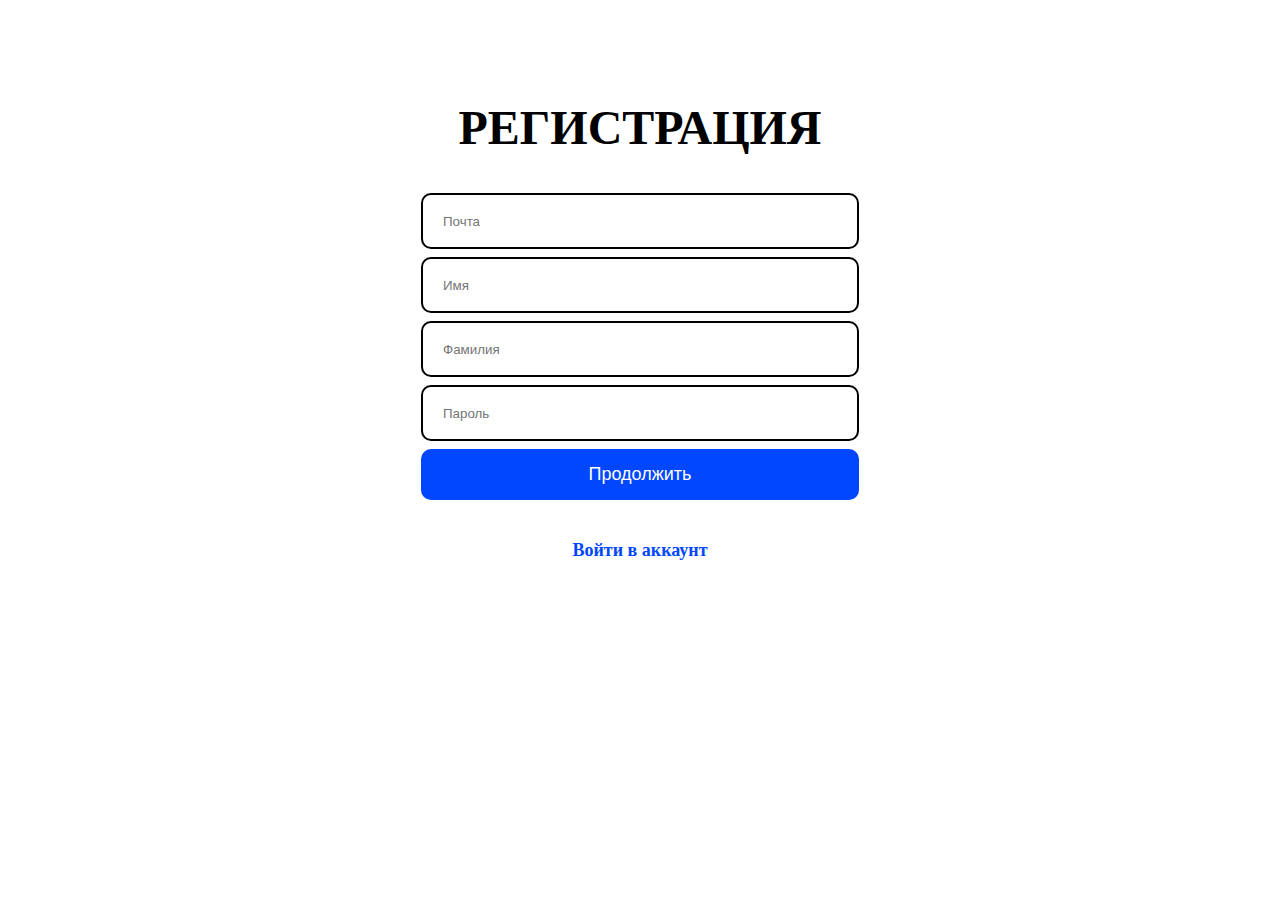
<file: lesson 11/index.html>
<!DOCTYPE html>
<html lang="en">

<head>
   <meta charset="UTF-8">
   <meta http-equiv="X-UA-Compatible" content="IE=edge">
   <meta name="viewport" content="width=device-width, initial-scale=1.0">
   <link rel="stylesheet" href="./css/style.css">
   <title>Document</title>
</head>

<body id="register">
   
   <div class="wrapper">
      <h1 class="register">РЕГИСТРАЦИЯ</h1>
         <form>
            <input type="text" id="inp" placeholder="Почта" class="inp" name="mail">
            <input type="text" id="inp" placeholder="Имя" class="inp name" name="name">
            <input type="text" id="inp" placeholder="Фамилия" class="inp" name="surname">
            <input type="text" id="inp" placeholder="Пароль" class="inp" name="password">
            <button class="btn">Продолжить</button>
            <a href="./index2.html">Войти в аккаунт</a>
         </form>
   </div>

   <script type="module" src="./js/script.js"></script>
</body>

</html>
</file>
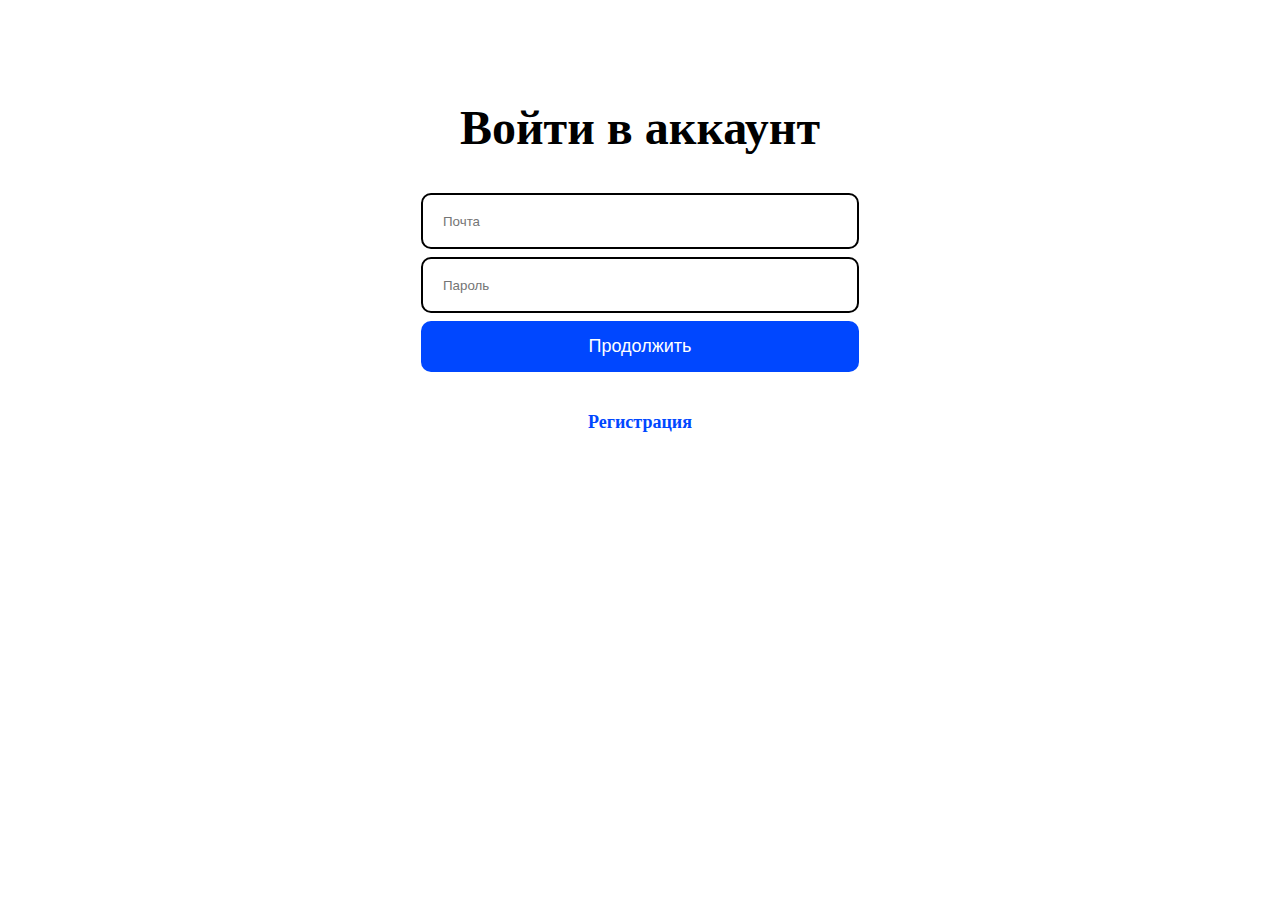
<file: lesson 11/index2.html>
<!DOCTYPE html>
<html lang="en">

<head>
   <meta charset="UTF-8">
   <meta http-equiv="X-UA-Compatible" content="IE=edge">
   <meta name="viewport" content="width=device-width, initial-scale=1.0">
   <link rel="stylesheet" href="./css/style2.css">
   <title>Document</title>
</head>

<body id="sign">

   <div class="wrapper">
      <h1 class="register">Войти в аккаунт</h1>
         <form name="form">
            <input type="text" placeholder="Почта" class="inp mail">
            <input type="text" placeholder="Пароль" class="inp password">
            <button class="btn proceed">Продолжить</button>
            
            <a href="./index.html">Регистрация</a>
         </form>
   </div>

   <script type="module" src="./js/script.js"></script>
</body>

</html>
</file>
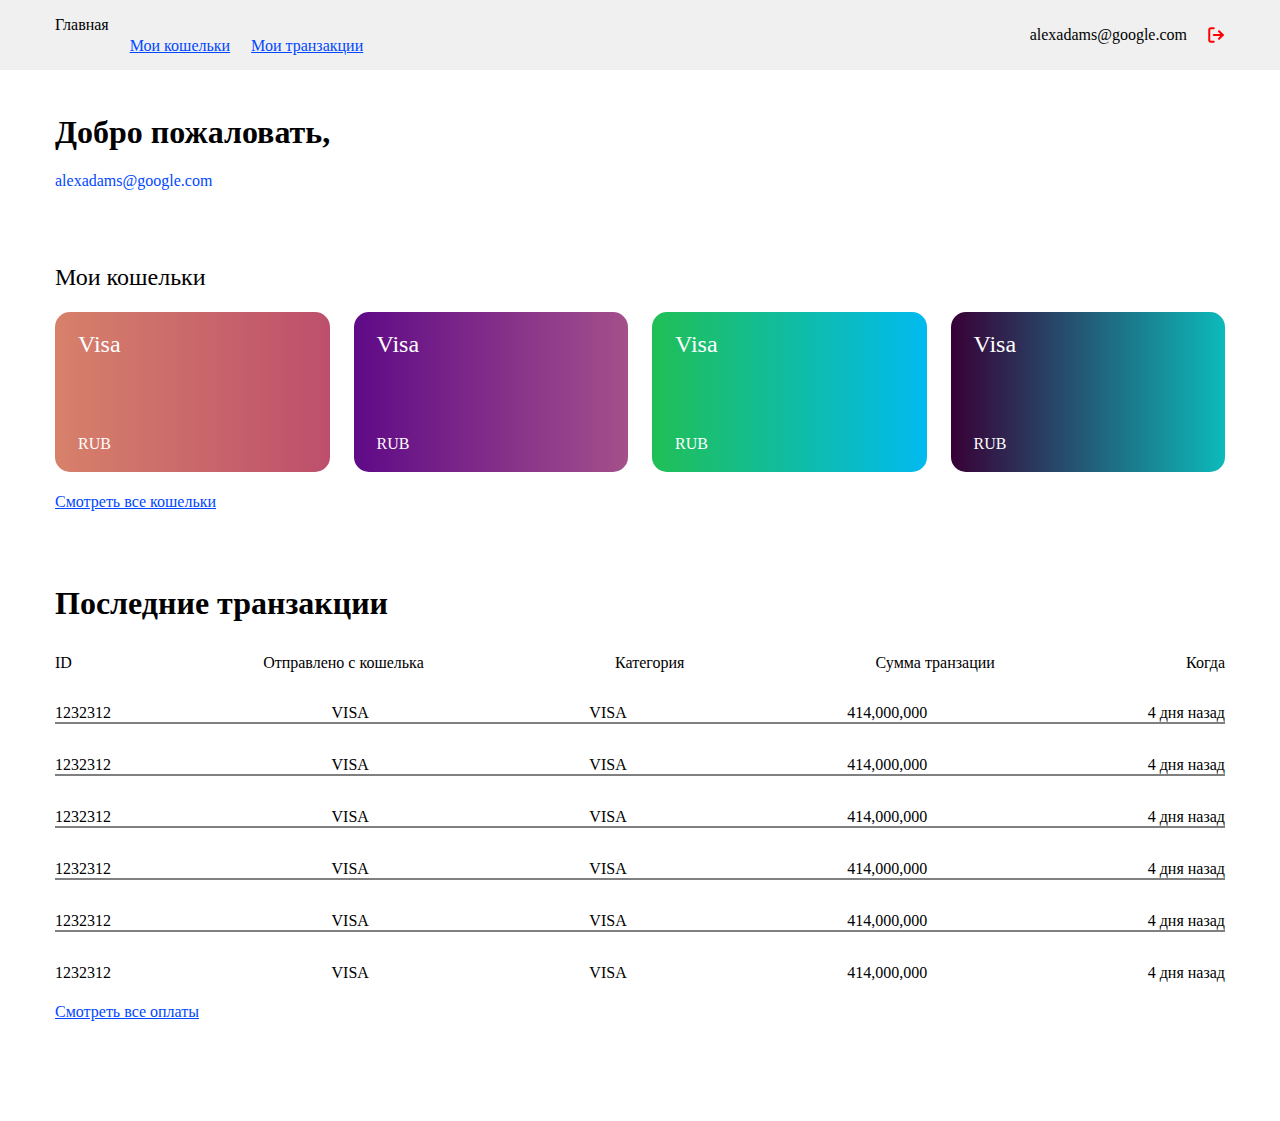
<file: lesson 11/index3.html>
<!DOCTYPE html>
<html lang="en">

<head>
   <meta charset="UTF-8">
   <meta http-equiv="X-UA-Compatible" content="IE=edge">
   <meta name="viewport" content="width=device-width, initial-scale=1.0">
   <link rel="stylesheet" href="./css/style3.css">
   <title>Document</title>
</head>

<body id="home">

   <div class="wrapper">
      <header>
         <div class="header__container">
            <nav>
               <ul>
                  <li>Главная</li>
                  <li><a href="./index4.html">Мои кошельки</a></li>
                  <li><a href="./index5.html">Мои транзакции</a></li>
               </ul>
            </nav>
            <div class="email">
               <span>alexadams@google.com</span>
               <img  class="exit" src="./img/log-out (1) 1.svg">
            </div>
         </div>
      </header>

      <main>
         <div class="main__container">

            <div class="user">
               <h1>Добро пожаловать, <span class="user1"></span></h1>
               <a href="#">alexadams@google.com</a>
            </div>

            <div class="wallets">
               <span>Мои кошельки</span>

               <div class="block_cards">
                  <div class="card">
                     <p class="visa">Visa</p>
                     <p>RUB</p>
                  </div>
                  <div class="card card1">
                     <p class="visa">Visa</p>
                     <p>RUB</p>
                  </div>
                  <div class="card card2">
                     <p class="visa">Visa</p>
                     <p>RUB</p>
                  </div>
                  <div class="card card3">
                     <p class="visa">Visa</p>
                     <p>RUB</p>
                  </div>
               </div>

               <a href="#">Смотреть все кошельки</a>
            </div>

            <div class="latest_transactions">
               <h1>Последние транзакции</h1>

               <div class="transactions">
                  <div class="info">
                     <p class="id">ID</p>
                     <p class="wallet">Отправлено с кошелька</p>
                     <p class="Category">Категория</p>
                     <p class="sum">Сумма транзации</p>
                     <p class="when">Когда</p>
                  </div>
                  <div class="info">
                     <p class="id">1232312</p>
                     <p class="wallet">VISA</p>
                     <p class="Category">VISA</p>
                     <p class="sum">414,000,000</p>
                     <p class="when">4 дня назад</p>
                  </div>
                  <hr>
                  <div class="info">
                     <p class="id">1232312</p>
                     <p class="wallet">VISA</p>
                     <p class="Category">VISA</p>
                     <p class="sum">414,000,000</p>
                     <p class="when">4 дня назад</p>
                  </div>
                  <hr>
                  <div class="info">
                     <p class="id">1232312</p>
                     <p class="wallet">VISA</p>
                     <p class="Category">VISA</p>
                     <p class="sum">414,000,000</p>
                     <p class="when">4 дня назад</p>
                  </div>
                  <hr>
                  <div class="info">
                     <p class="id">1232312</p>
                     <p class="wallet">VISA</p>
                     <p class="Category">VISA</p>
                     <p class="sum">414,000,000</p>
                     <p class="when">4 дня назад</p>
                  </div>
                  <hr>
                  <div class="info">
                     <p class="id">1232312</p>
                     <p class="wallet">VISA</p>
                     <p class="Category">VISA</p>
                     <p class="sum">414,000,000</p>
                     <p class="when">4 дня назад</p>
                  </div>
                  <hr>
                  <div class="info">
                     <p class="id">1232312</p>
                     <p class="wallet">VISA</p>
                     <p class="Category">VISA</p>
                     <p class="sum">414,000,000</p>
                     <p class="when">4 дня назад</p>
                  </div>

               </div>
               <a href="#">Смотреть все оплаты</a>
            </div>
         </div>
      </main>
   </div>

   <script type="module" src="./js/script.js"></script>
</body>

</html>
</file>
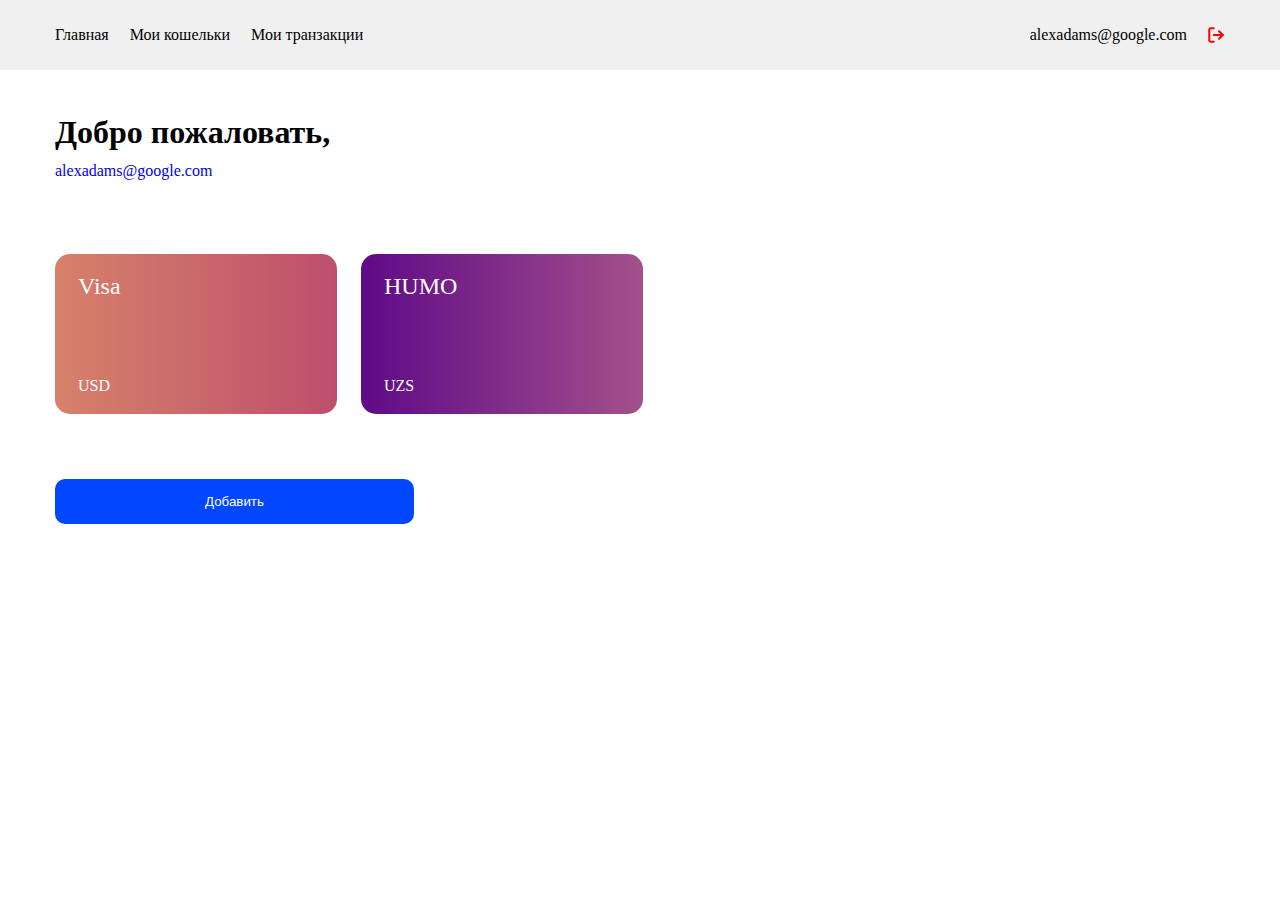
<file: lesson 11/index4.html>
<!DOCTYPE html>
<html lang="en">

<head>
   <meta charset="UTF-8">
   <meta http-equiv="X-UA-Compatible" content="IE=edge">
   <meta name="viewport" content="width=device-width, initial-scale=1.0">
   <link rel="stylesheet" href="./css/style4.css">
   <title>Document</title>
</head>

<body id="html4">

   <div class="wrapper">
      <header>
         <div class="header__container">
            <nav>
               <ul>
                  <li><a href="./index3.html">Главная</a></li>
                  <li><a href="./index4.html">Мои кошельки</a></li>
                  <li><a href="./index5.html">Мои транзакции</a></li>
               </ul>
            </nav>
            <div class="email">
               <span>alexadams@google.com</span>
               <img class="exit" src="./img/log-out (1) 1.svg">
            </div>
         </div>
      </header>

      <main>
         <div class="main__container">
            <div class="user">
               <h1>Добро пожаловать, <span class="user1"></span></h1>
               <a href="#">alexadams@google.com</a>
            </div>

            <div class="block_cards">
               <div class="card">
                  <p class="visa">Visa</p>
                  <p>RUB</p>
               </div>
            </div>

            <button class="btn">Добавить</button>
         </div>
      </main>
   </div>
   <div class="modal_bg">
      <form name="form">
         <input name="company" type="text" placeholder="Компания">
         <input name="currency" type="text" placeholder="Валюта">
         <input name="price" type="number" placeholder="Сумма">
         <button class="enter">Добавить</button>
      </form>
   </div>

   <script type="module" src="./js/script4.js"></script>
</body>

</html>
</file>
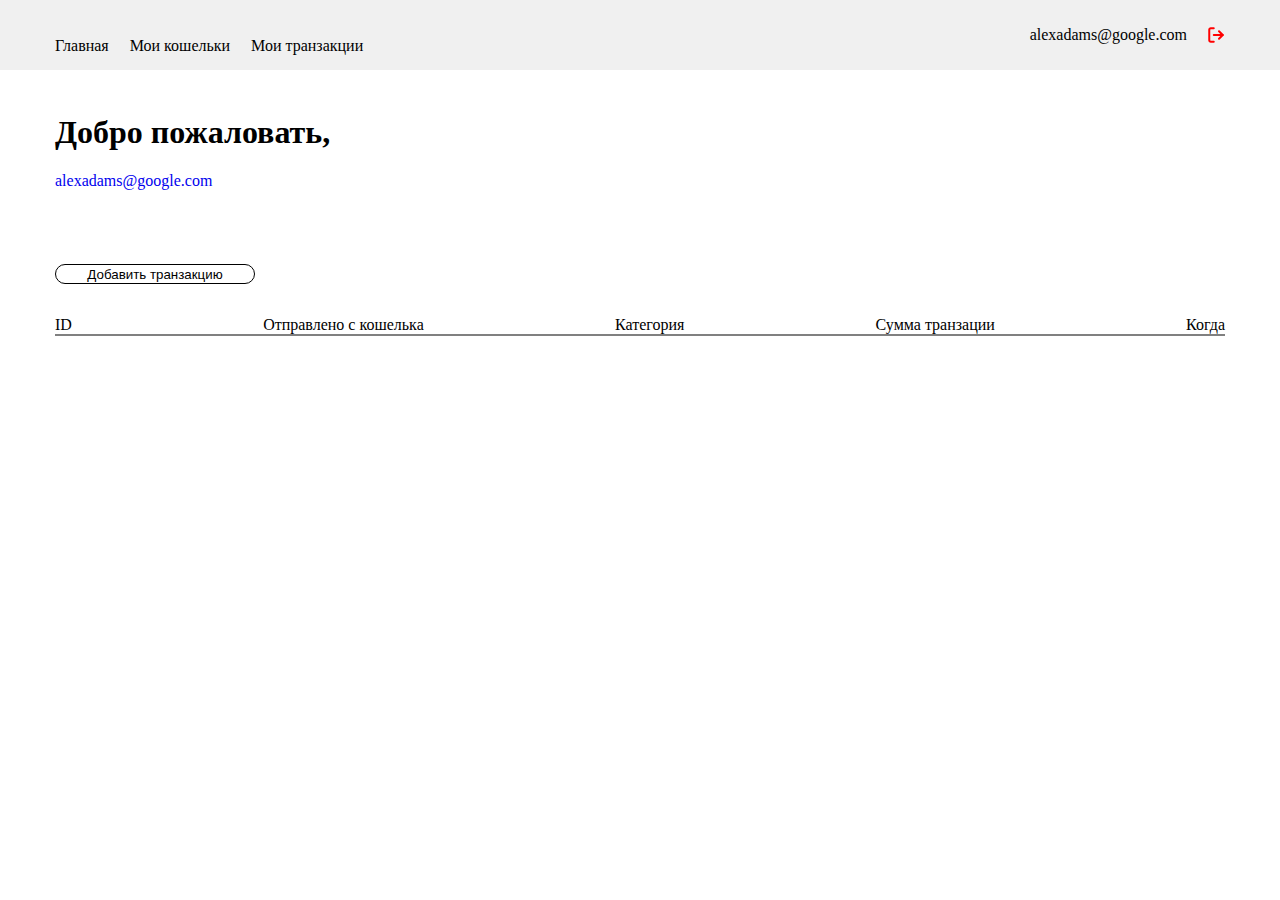
<file: lesson 11/index5.html>
<!DOCTYPE html>
<html lang="en">

<head>
   <meta charset="UTF-8">
   <meta http-equiv="X-UA-Compatible" content="IE=edge">
   <meta name="viewport" content="width=device-width, initial-scale=1.0">
   <link rel="stylesheet" href="./css/style5.css">
   <title>Document</title>
</head>

<body>

   <div class="wrapper">
      <header>
         <div class="header__container">
            <nav>
               <ul>
                  <li><a href="./index3.html">Главная</a></li>
                  <li><a href="./index4.html">Мои кошельки</a></li>
                  <li><a href="./index5.html">Мои транзакции</a></li>
               </ul>
            </nav>
            <div class="email">
               <span>alexadams@google.com</span>
               <img class="exit" src="./img/log-out (1) 1.svg">
            </div>
         </div>
      </header>

      <main>
         <div class="main__container">
            <div class="user">
               <h1>Добро пожаловать, <span class="user1"></span></h1>
               <a href="#">alexadams@google.com</a>
            </div>
            <button class="add_transic">Добавить транзакцию</button>
            <div class="transactions">
               <div class="about">
                  <p>ID</p>
                  <p>Отправлено с кошелька</p>
                  <p>Категория</p>
                  <p>Сумма транзации</p>
                  <p>Когда</p>
               </div>
               <!--<div class="info">
                  <p class="id">1232312</p>
                  <p class="wallet">VISA</p>
                  <p class="Category">Еда</p>
                  <p class="sum">414,000,000</p>
                  <p class="when">4 дня назад</p>
               </div>
               <hr>
               <div class="info">
                  <p class="id">1232312</p>
                  <p class="wallet">VISA</p>
                  <p class="Category">Машина</p>
                  <p class="sum">414,000,000</p>
                  <p class="when">4 дня назад</p> -->
               </div>
               <hr>
            </div>
            <div class="pololo">
               
            </div>
         </div>

         </div>
      </main>
   <div class="modal_bg">
      <form name="form">
         <input name="koshel" class="koshel" type="text" placeholder="Имя кошелька">
         <input name="for" class="for" type="text" placeholder="Для каких цедей?">
         <input name="price" class="price" type="number" placeholder="Сумма">
         <button class="enter">Оплатить</button>
      </form>
   </div>

      
      <script type="module" src="./js/script5.js"></script>

</body>

</html>
</file>
<file: lesson 11/css/style.css>
* {
   margin: 0;
   padding: 0;
   box-sizing: border-box;
}

ul,
ol,
li {
   list-style: none;
}

/* ================================================= */

.wrapper {
   width: fit-content;
   height: fit-content;
   margin: 100px auto;
}

.register {
   font-size: 48px;
   font-weight: bold;
   text-align: center;
   margin-bottom: 38px;
}

form {
   display: flex;
   flex-direction: column;
   gap: 8px;
}

.inp {
   width: 438px;
   height: 56px;
   border-radius: 10px;
   padding: 10px 20px;
   border: 2px solid black;
   outline: none;
}

.btn {
   border: none;
   border-radius: 10px;
   background-color: #0047FF;
   padding: 15px 20px;
   cursor: pointer;
   color: white;
   font-size: 18px;
   margin-bottom: 32px;
}

a {
   color: #0047FF;
   font-size: 18px;
   font-weight: bold;
   text-decoration: none;
   text-align: center;
}
</file>
<file: lesson 11/css/style2.css>
* {
   margin: 0;
   padding: 0;
   box-sizing: border-box;
}

ul,
ol,
li {
   list-style: none;
}

/* ================================================= */

.wrapper {
   width: fit-content;
   height: fit-content;
   margin: 100px auto;
}

.register {
   font-size: 48px;
   font-weight: bold;
   text-align: center;
   margin-bottom: 38px;
}

form {
   display: flex;
   flex-direction: column;
   gap: 8px;
}

.inp {
   width: 438px;
   height: 56px;
   border-radius: 10px;
   padding: 10px 20px;
   border: 2px solid black;
   outline: none;
}

.btn {
   border: none;
   border-radius: 10px;
   background-color: #0047FF;
   padding: 15px 20px;
   cursor: pointer;
   color: white;
   font-size: 18px;
   margin-bottom: 32px;
}

a {
   color: #0047FF;
   font-size: 18px;
   font-weight: bold;
   text-decoration: none;
   text-align: center;
}
</file>
<file: lesson 11/css/style3.css>
* {
   margin: 0;
   padding: 0;
   box-sizing: border-box;
}

ul,
ol,
li {
   list-style: none;
}

a {
   color: #0047FF;
}

body {
   padding-bottom: 100px;
}

/* =================================================== */

[class*="__container"] {
   max-width: 1200px;
   margin: 0 auto;
   padding: 0 15px;
}

/* =================================================== */

.wrapper {
   margin: 0 auto;
}

header {
   width: 100%;
   background-color: #F0F0F0;
}

.header__container {
   display: flex;
   height: 70px;
   align-items: center;
   justify-content: space-between;
}

ul {
   display: flex;
   gap: 21px;
}

.exit {
   cursor: pointer;
}

.email {
   display: flex;
   gap: 20px;
}

.email span img {
   display: block;
}

.user {
   margin-top: 44px;
}

.user a {
   display: block;
   margin-top: 11px;
   text-decoration: none;
   margin-bottom: 74px;
}

.wallets span {
   display: block;
   margin-bottom: 21px;
   font-size: 24px;
}

.block_cards {
   margin-bottom: 21px;
   display: flex;
   gap: 24px;
}

.card {
   width: 282px;
   height: 160px;
   padding: 19px 23px;
   display: flex;
   flex-direction: column;
   justify-content: space-between;
   border-radius: 15px;
   color: white;
   background-image: linear-gradient(to right, #D7816A, #BD4F6C);
}

.card1 {
   background-image: linear-gradient(to right, #5F0A87, #A4508B);
}

.card2 {
   background-image: linear-gradient(to right, #20BF55, #01BAEF);
}

.card3 {
   background-image: linear-gradient(to right, #380036, #0CBABA);
}

.visa {
   font-size: 24px;
}

.latest_transactions {
   margin-top: 74px;
}

.info {
   width: 100%;
   display: flex;
   justify-content: space-between;
   align-items: center;
   margin-top: 32px;
}

hr {
   width: 100%;
   height: 2px;
   border: none;
   background-color: grey;
}

a:last-child {
   margin-top: 21px;
   display: block;
}
</file>
<file: lesson 11/css/style4.css>
* {
   margin: 0;
   padding: 0;
   box-sizing: border-box;
}

ul,
ol,
li {
   list-style: none;
}

a {
   text-decoration: none;
}

body {
   padding-bottom: 100px;
}

/* =================================================== */

[class*="__container"] {
   max-width: 1200px;
   margin: 0 auto;
   padding: 0 15px;
}

/* =================================================== */


header {
   width: 100%;
   background-color: #F0F0F0;
}

.header__container {
   display: flex;
   height: 70px;
   align-items: center;
   justify-content: space-between;
}

ul {
   display: flex;
   gap: 21px;
}

li a {
   color: #000;
}

.exit {
   cursor: pointer;
}

.email {
   display: flex;
   gap: 20px;
}

.user {
   margin-top: 44px;
}

.user a {
   display: block;
   margin-top: 11px;
   text-decoration: none;
   margin-bottom: 74px;
}

.block_cards {
   margin-bottom: 21px;
   display: flex;
   gap: 24px;
}

.wallets span {
   display: block;
   margin-bottom: 21px;
   font-size: 24px;
}

.card {
   width: 282px;
   height: 160px;
   padding: 19px 23px;
   display: flex;
   flex-direction: column;
   justify-content: space-between;
   border-radius: 15px;
   color: white;
   background-image: linear-gradient(to right, #D7816A, #BD4F6C);
}

.card:nth-child(2) {
   background-image: linear-gradient(to right, #5F0A87, #A4508B);
}

.card:nth-child(3) {
   background-image: linear-gradient(to right, #20BF55, #01BAEF);
}

.card:nth-child(4) {
   background-image: linear-gradient(to right, #380036, #0CBABA);
}

.visa {
   font-size: 24px;
}

.btn {
   padding: 15px 150px;
   border: none;
   border-radius: 10px;
   background-color: #0047FF;
   margin-top: 44px;
   color: white;
   cursor: pointer;
}
.modal_bg{
   position: absolute;
    width: 400px;
    height: 200px;
    top: -400px;
    border-radius: 20px;
    border: solid 2px grey;
    background-color: aliceblue;
    left: 480px;
    transition: 800ms;;
}
.modal_bg input{
   width: 300px;
   height: 40px;
   margin-left: 45px;
   margin-top: 4px;
   border: solid 1px grey;
   border-radius: 10px;
}
.modal_bg button{
   margin-left: 45px;
   margin-top: 10px;
   width: 300px;
   height: 40px;
   border-radius: 10px;
   border: solid 1px grey;
   cursor: pointer;
}
</file>
<file: lesson 11/css/style5.css>
* {
   margin: 0;
   padding: 0;
   box-sizing: border-box;
}

ul,
ol,
li {
   list-style: none;
}

a {
   text-decoration: none;
}

body {
   padding-bottom: 100px;
}

/* =================================================== */

[class*="__container"] {
   max-width: 1200px;
   margin: 0 auto;
   padding: 0 15px;
}

/* =================================================== */


header {
   width: 100%;
   background-color: #F0F0F0;
}

.header__container {
   display: flex;
   height: 70px;
   align-items: center;
   justify-content: space-between;
}

ul {
   display: flex;
   gap: 21px;
}

li a {
   color: #000;
}

.exit {
   cursor: pointer;
}

.email {
   display: flex;
   gap: 20px;
}

.user {
   margin-top: 44px;
}

.user a {
   display: block;
   margin-top: 11px;
   text-decoration: none;
   margin-bottom: 74px;
}


.latest_transactions {
   margin-top: 74px;
}

.about {
   width: 100%;
   display: flex;
   justify-content: space-between;
   align-items: center;
   margin-top: 32px;
}

hr {
   width: 100%;
   height: 2px;
   border: none;
   background-color: grey;
}

a:last-child {
   margin-top: 21px;
   display: block;
}
.add_transic{
   width: 200px;
   height: 20px;
   border: solid 1px black;
   background-color: transparent;
   border-radius: 10px;
   cursor: pointer;
}
.info{
   width: 100%;
   display: flex;
   justify-content: space-between;
   align-items: center;
   margin-top: 32px;
}
.modal_bg{
   position: absolute;
    width: 400px;
    height: 200px;
    top: -500px;
    border-radius: 20px;
    border: solid 2px grey;
    background-color: aliceblue;
    left: 480px;
    transition: 800ms;;
}
.modal_bg input{
   width: 300px;
   height: 40px;
   margin-left: 45px;
   margin-top: 4px;
   border: solid 1px grey;
   border-radius: 10px;
}
.modal_bg button{
   margin-left: 45px;
   margin-top: 10px;
   width: 300px;
   height: 40px;
   border-radius: 10px;
   border: solid 1px grey;
   cursor: pointer;
}
.pololo{
   width: 1170px;
   height: 300px;
   margin-left: 90px;
}
</file>
